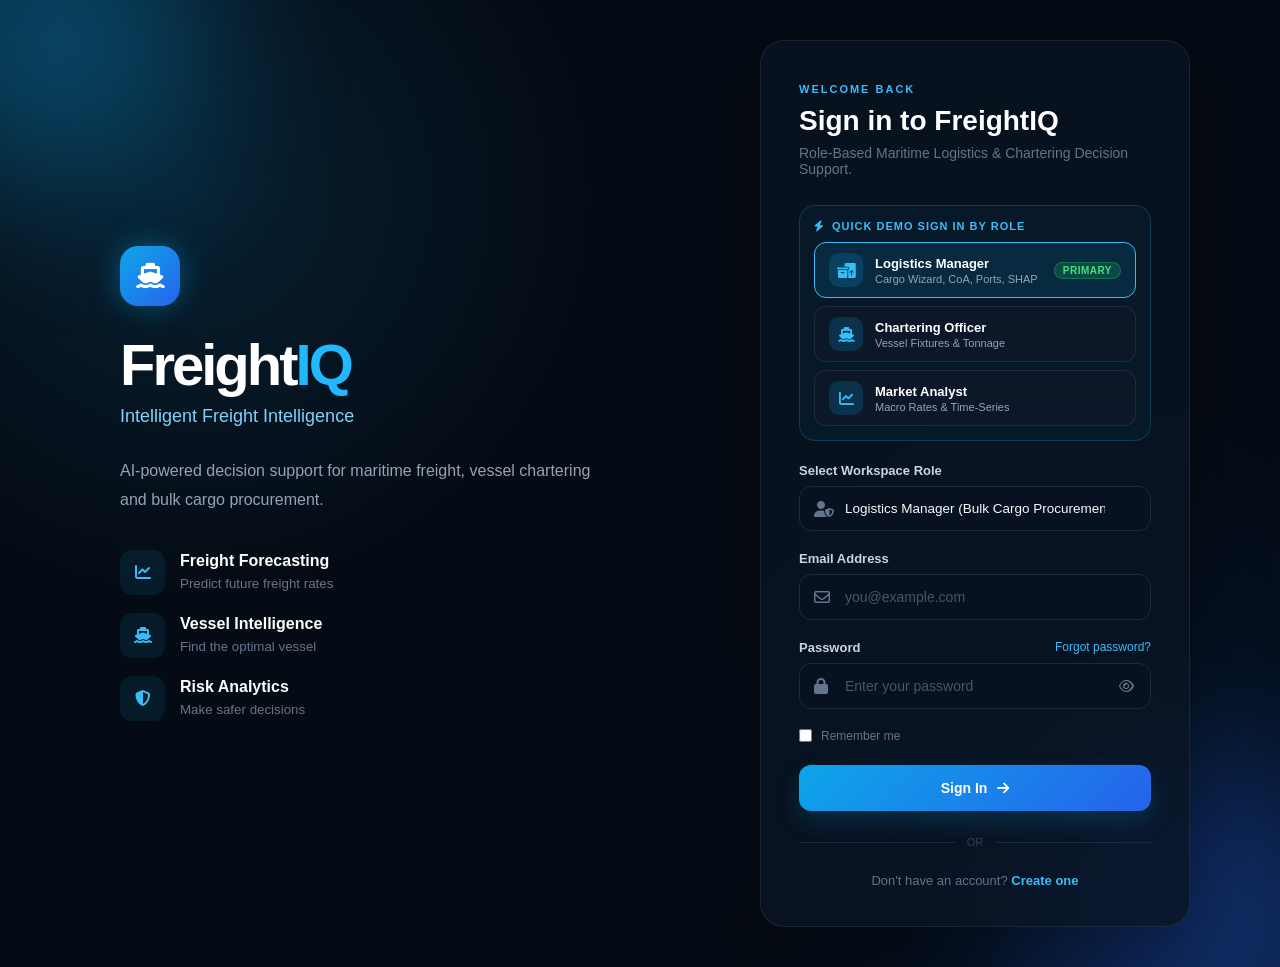
<file: frontend/login.html>
<!DOCTYPE html>
<html lang="en">

<head>

    <meta charset="UTF-8">

    <meta name="viewport"
          content="width=device-width, initial-scale=1.0">

    <title>FreightIQ | Login</title>

    <!-- Separate CSS -->
    <link rel="stylesheet" href="auth.css">

    <!-- Font Awesome -->
    <link rel="stylesheet"
          href="https://cdnjs.cloudflare.com/ajax/libs/font-awesome/6.5.2/css/all.min.css">

</head>

<body>

    <div class="auth-background">

        <div class="glow glow-one"></div>
        <div class="glow glow-two"></div>


        <div class="auth-container">


            <!-- LEFT BRAND SECTION -->

            <div class="auth-brand">

                <div class="logo">
                    <i class="fa-solid fa-ship"></i>
                </div>

                <h1>
                    Freight<span>IQ</span>
                </h1>

                <p class="tagline">
                    Intelligent Freight Intelligence
                </p>

                <p class="brand-description">
                    AI-powered decision support for maritime
                    freight, vessel chartering and bulk cargo
                    procurement.
                </p>


                <div class="features">

                    <div class="feature">

                        <i class="fa-solid fa-chart-line"></i>

                        <div>
                            <strong>
                                Freight Forecasting
                            </strong>

                            <small>
                                Predict future freight rates
                            </small>
                        </div>

                    </div>


                    <div class="feature">

                        <i class="fa-solid fa-ship"></i>

                        <div>
                            <strong>
                                Vessel Intelligence
                            </strong>

                            <small>
                                Find the optimal vessel
                            </small>
                        </div>

                    </div>


                    <div class="feature">

                        <i class="fa-solid fa-shield-halved"></i>

                        <div>
                            <strong>
                                Risk Analytics
                            </strong>

                            <small>
                                Make safer decisions
                            </small>
                        </div>

                    </div>

                </div>

            </div>


            <!-- LOGIN CARD -->

            <div class="auth-card">

                <div class="card-header">

                    <span class="small-label">
                        WELCOME BACK
                    </span>

                    <h2>
                        Sign in to FreightIQ
                    </h2>

                    <p>
                        Role-Based Maritime Logistics & Chartering Decision Support.
                    </p>

                </div>

                <!-- QUICK ROLE LOGIN FOR VIVA / EVALUATOR -->
                <div class="quick-role-section">
                    <span class="quick-role-label"><i class="fa-solid fa-bolt text-cyan"></i> QUICK DEMO SIGN IN BY ROLE</span>
                    <div class="quick-role-grid">
                        <button type="button" class="quick-role-card active" onclick="loginAsRole('Logistics Manager')">
                            <div class="quick-role-icon"><i class="fa-solid fa-boxes-packing"></i></div>
                            <div class="quick-role-text">
                                <strong>Logistics Manager</strong>
                                <small>Cargo Wizard, CoA, Ports, SHAP</small>
                            </div>
                            <span class="role-featured-pill">Primary</span>
                        </button>

                        <button type="button" class="quick-role-card" onclick="loginAsRole('Chartering Officer')">
                            <div class="quick-role-icon"><i class="fa-solid fa-ship"></i></div>
                            <div class="quick-role-text">
                                <strong>Chartering Officer</strong>
                                <small>Vessel Fixtures & Tonnage</small>
                            </div>
                        </button>

                        <button type="button" class="quick-role-card" onclick="loginAsRole('Market Analyst')">
                            <div class="quick-role-icon"><i class="fa-solid fa-chart-line"></i></div>
                            <div class="quick-role-text">
                                <strong>Market Analyst</strong>
                                <small>Macro Rates & Time-Series</small>
                            </div>
                        </button>
                    </div>
                </div>

                <form id="loginForm">

                    <!-- ROLE SELECTION -->
                    <div class="input-group">
                        <label for="loginRole">
                            Select Workspace Role
                        </label>
                        <div class="input-wrapper">
                            <i class="fa-solid fa-user-shield"></i>
                            <select id="loginRole" class="auth-select">
                                <option value="Logistics Manager" selected>Logistics Manager (Bulk Cargo Procurement)</option>
                                <option value="Chartering Officer">Chartering Officer (Fleet Operations)</option>
                                <option value="Market Analyst">Market Analyst (Time Series & Forecasting)</option>
                                <option value="Port Operations">Port Operations & Berth Authority</option>
                            </select>
                        </div>
                    </div>

                    <!-- EMAIL -->
                    <div class="input-group">

                        <label>
                            Email Address
                        </label>

                        <div class="input-wrapper">

                            <i class="fa-regular fa-envelope"></i>

                            <input
                                type="email"
                                id="loginEmail"
                                placeholder="you@example.com"
                                required
                            >

                        </div>

                    </div>


                    <!-- PASSWORD -->

                    <div class="input-group">

                        <div class="label-row">

                            <label>
                                Password
                            </label>

                            <a href="#" class="forgot">
                                Forgot password?
                            </a>

                        </div>


                        <div class="input-wrapper">

                            <i class="fa-solid fa-lock"></i>

                            <input
                                type="password"
                                id="loginPassword"
                                placeholder="Enter your password"
                                required
                            >

                            <button
                                type="button"
                                class="password-toggle"
                                onclick="togglePassword(
                                    'loginPassword',
                                    this
                                )"
                            >

                                <i class="fa-regular fa-eye"></i>

                            </button>

                        </div>

                    </div>


                    <!-- REMEMBER -->

                    <label class="remember">

                        <input type="checkbox">

                        <span>
                            Remember me
                        </span>

                    </label>


                    <!-- LOGIN BUTTON -->

                    <button
                        type="submit"
                        class="auth-button"
                    >

                        <span>
                            Sign In
                        </span>

                        <i class="fa-solid fa-arrow-right"></i>

                    </button>

                </form>


                <div class="divider">
                    <span>OR</span>
                </div>


                <!-- SIGNUP LINK -->

                <div class="signup-link">

                    Don't have an account?

                    <a href="signup.html">
                        Create one
                    </a>

                </div>

            </div>

        </div>

    </div>


    <!-- Separate JavaScript -->
    <script src="auth.js"></script>

</body>

</html>
</file>
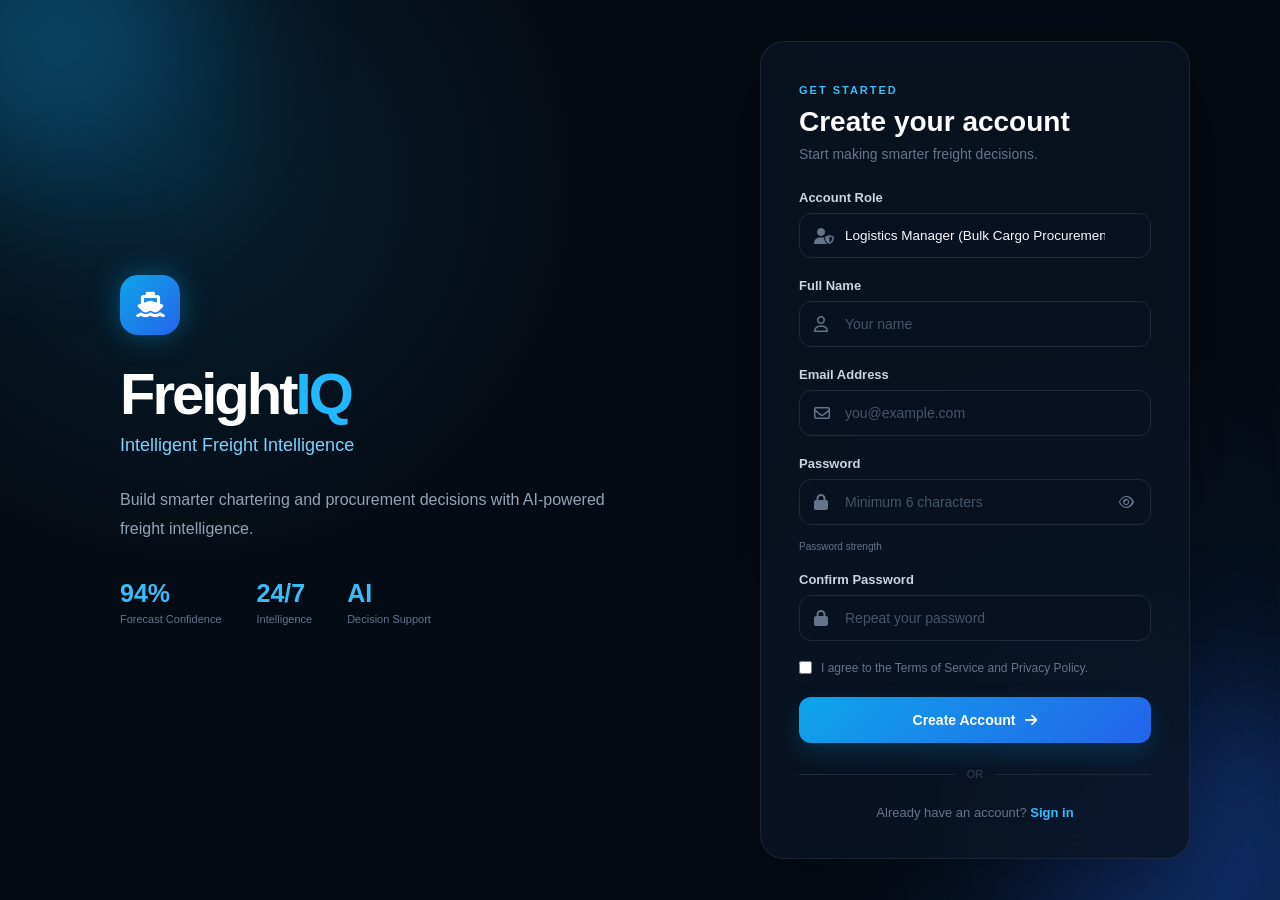
<file: frontend/signup.html>
<!DOCTYPE html>
<html lang="en">

<head>

    <meta charset="UTF-8">

    <meta name="viewport"
          content="width=device-width, initial-scale=1.0">

    <title>FreightIQ | Create Account</title>

    <!-- Separate CSS -->
    <link rel="stylesheet" href="auth.css">

    <!-- Font Awesome -->
    <link rel="stylesheet"
          href="https://cdnjs.cloudflare.com/ajax/libs/font-awesome/6.5.2/css/all.min.css">

</head>

<body>

    <div class="auth-background">

        <div class="glow glow-one"></div>
        <div class="glow glow-two"></div>


        <div class="auth-container">


            <!-- BRAND SECTION -->

            <div class="auth-brand">

                <div class="logo">
                    <i class="fa-solid fa-ship"></i>
                </div>

                <h1>
                    Freight<span>IQ</span>
                </h1>

                <p class="tagline">
                    Intelligent Freight Intelligence
                </p>

                <p class="brand-description">

                    Build smarter chartering and procurement
                    decisions with AI-powered freight intelligence.

                </p>


                <div class="stats-preview">

                    <div>

                        <strong>
                            94%
                        </strong>

                        <span>
                            Forecast Confidence
                        </span>

                    </div>


                    <div>

                        <strong>
                            24/7
                        </strong>

                        <span>
                            Intelligence
                        </span>

                    </div>


                    <div>

                        <strong>
                            AI
                        </strong>

                        <span>
                            Decision Support
                        </span>

                    </div>

                </div>

            </div>


            <!-- SIGNUP CARD -->

            <div class="auth-card signup-card">


                <div class="card-header">

                    <span class="small-label">
                        GET STARTED
                    </span>

                    <h2>
                        Create your account
                    </h2>

                    <p>
                        Start making smarter freight decisions.
                    </p>

                </div>


                <form id="signupForm">


                    <!-- NAME -->

                    <!-- ROLE -->
                    <div class="input-group">
                        <label for="signupRole">
                            Account Role
                        </label>
                        <div class="input-wrapper">
                            <i class="fa-solid fa-user-shield"></i>
                            <select id="signupRole" class="auth-select">
                                <option value="Logistics Manager" selected>Logistics Manager (Bulk Cargo Procurement)</option>
                                <option value="Chartering Officer">Chartering Officer (Fleet Operations)</option>
                                <option value="Market Analyst">Market Analyst (Time Series & Forecasting)</option>
                                <option value="Port Operations">Port Operations & Berth Authority</option>
                            </select>
                        </div>
                    </div>

                    <div class="input-group">

                        <label>
                            Full Name
                        </label>

                        <div class="input-wrapper">

                            <i class="fa-regular fa-user"></i>

                            <input
                                type="text"
                                id="name"
                                placeholder="Your name"
                                required
                            >

                        </div>

                    </div>


                    <!-- EMAIL -->

                    <div class="input-group">

                        <label>
                            Email Address
                        </label>

                        <div class="input-wrapper">

                            <i class="fa-regular fa-envelope"></i>

                            <input
                                type="email"
                                id="email"
                                placeholder="you@example.com"
                                required
                            >

                        </div>

                    </div>


                    <!-- PASSWORD -->

                    <div class="input-group">

                        <label>
                            Password
                        </label>

                        <div class="input-wrapper">

                            <i class="fa-solid fa-lock"></i>

                            <input
                                type="password"
                                id="signupPassword"
                                placeholder="Minimum 6 characters"
                                required
                            >

                            <button
                                type="button"
                                class="password-toggle"
                                onclick="togglePassword(
                                    'signupPassword',
                                    this
                                )"
                            >

                                <i class="fa-regular fa-eye"></i>

                            </button>

                        </div>


                        <!-- PASSWORD STRENGTH -->

                        <div class="password-strength">

                            <div class="strength-bar"></div>

                            <span id="strengthText">
                                Password strength
                            </span>

                        </div>

                    </div>


                    <!-- CONFIRM PASSWORD -->

                    <div class="input-group">

                        <label>
                            Confirm Password
                        </label>

                        <div class="input-wrapper">

                            <i class="fa-solid fa-lock"></i>

                            <input
                                type="password"
                                id="confirmPassword"
                                placeholder="Repeat your password"
                                required
                            >

                        </div>

                    </div>


                    <!-- TERMS -->

                    <label class="terms">

                        <input
                            type="checkbox"
                            required
                        >

                        <span>
                            I agree to the Terms of Service
                            and Privacy Policy.
                        </span>

                    </label>


                    <!-- SIGNUP BUTTON -->

                    <button
                        type="submit"
                        class="auth-button"
                    >

                        <span>
                            Create Account
                        </span>

                        <i class="fa-solid fa-arrow-right"></i>

                    </button>

                </form>


                <div class="divider">
                    <span>OR</span>
                </div>


                <!-- LOGIN LINK -->

                <div class="signup-link">

                    Already have an account?

                    <a href="login.html">
                        Sign in
                    </a>

                </div>

            </div>

        </div>

    </div>


    <!-- Separate JavaScript -->
    <script src="auth.js"></script>

</body>

</html>
</file>
<file: frontend/auth.css>
/* =========================================
   RESET
========================================= */

* {
    margin: 0;
    padding: 0;
    box-sizing: border-box;
}


body {

    font-family: Arial, sans-serif;

    background: #050b14;

    color: #ffffff;

    min-height: 100vh;

}


/* =========================================
   BACKGROUND
========================================= */

.auth-background {

    min-height: 100vh;

    display: flex;

    align-items: center;

    justify-content: center;

    padding: 40px 20px;

    position: relative;

    overflow: hidden;

    background:
        radial-gradient(
            circle at 15% 20%,
            rgba(20, 184, 255, 0.12),
            transparent 30%
        ),
        radial-gradient(
            circle at 85% 80%,
            rgba(0, 120, 255, 0.10),
            transparent 30%
        ),
        #050b14;

}


/* =========================================
   ANIMATED GLOW
========================================= */

.glow {

    position: absolute;

    border-radius: 50%;

    filter: blur(80px);

    opacity: 0.35;

    animation:
        floatGlow 7s ease-in-out infinite alternate;

}


.glow-one {

    width: 300px;

    height: 300px;

    background: #0ea5e9;

    top: -120px;

    left: -100px;

}


.glow-two {

    width: 350px;

    height: 350px;

    background: #2563eb;

    bottom: -150px;

    right: -100px;

    animation-delay: 2s;

}


@keyframes floatGlow {

    from {

        transform:
            translate(0, 0)
            scale(1);

    }

    to {

        transform:
            translate(30px, -20px)
            scale(1.15);

    }

}


/* =========================================
   MAIN CONTAINER
========================================= */

.auth-container {

    width: 1100px;

    max-width: 100%;

    display: grid;

    grid-template-columns:
        1fr 430px;

    gap: 80px;

    align-items: center;

    position: relative;

    z-index: 2;

}


/* =========================================
   BRAND
========================================= */

.auth-brand {

    padding: 30px;

}


.logo {

    width: 60px;

    height: 60px;

    border-radius: 18px;

    display: flex;

    align-items: center;

    justify-content: center;

    background:
        linear-gradient(
            135deg,
            #0ea5e9,
            #2563eb
        );

    box-shadow:
        0 0 30px
        rgba(14, 165, 233, 0.4);

    font-size: 25px;

    margin-bottom: 25px;

    transition: 0.3s;

}


.logo:hover {

    transform:
        rotate(-5deg)
        scale(1.12);

}


.auth-brand h1 {

    font-size: 58px;

    letter-spacing: -3px;

    margin-bottom: 8px;

}


.auth-brand h1 span {

    color: #22b8ff;

}


.tagline {

    color: #7dd3fc;

    font-size: 18px;

    margin-bottom: 30px;

}


.brand-description {

    max-width: 500px;

    color: #94a3b8;

    line-height: 1.8;

    font-size: 16px;

    margin-bottom: 35px;

}


/* =========================================
   FEATURES
========================================= */

.features {

    display: flex;

    flex-direction: column;

    gap: 18px;

}


.feature {

    display: flex;

    align-items: center;

    gap: 15px;

    transition: 0.3s;

}


.feature:hover {

    transform:
        translateX(8px)
        scale(1.02);

}


.feature > i {

    width: 45px;

    height: 45px;

    display: flex;

    align-items: center;

    justify-content: center;

    border-radius: 12px;

    background:
        rgba(14, 165, 233, 0.10);

    color: #38bdf8;

    transition: 0.3s;

}


.feature:hover > i {

    background:
        rgba(14, 165, 233, 0.20);

    transform: scale(1.1);

}


.feature strong {

    display: block;

    margin-bottom: 4px;

}


.feature small {

    color: #64748b;

}


/* =========================================
   AUTH CARD
========================================= */

.auth-card {

    background:
        rgba(10, 20, 35, 0.82);

    border:
        1px solid
        rgba(148, 163, 184, 0.13);

    border-radius: 24px;

    padding: 38px;

    backdrop-filter: blur(20px);

    box-shadow:
        0 30px 80px
        rgba(0, 0, 0, 0.4);

    transition: 0.4s;

}


.auth-card:hover {

    transform:
        translateY(-5px);

    border-color:
        rgba(56, 189, 248, 0.3);

    box-shadow:
        0 35px 90px
        rgba(0, 0, 0, 0.5),
        0 0 40px
        rgba(14, 165, 233, 0.08);

}


/* =========================================
   HEADER
========================================= */

.card-header {

    margin-bottom: 28px;

}


.small-label {

    color: #38bdf8;

    font-size: 11px;

    font-weight: bold;

    letter-spacing: 2px;

}


.card-header h2 {

    font-size: 28px;

    margin-top: 8px;

    margin-bottom: 8px;

}


.card-header p {

    color: #64748b;

    font-size: 14px;

}


/* =========================================
   INPUTS
========================================= */

.input-group {

    margin-bottom: 20px;

}


.input-group label {

    display: block;

    font-size: 13px;

    font-weight: 600;

    margin-bottom: 8px;

    color: #cbd5e1;

}


.label-row {

    display: flex;

    justify-content: space-between;

}


.forgot {

    color: #38bdf8;

    font-size: 12px;

    text-decoration: none;

}


.forgot:hover {

    text-decoration: underline;

}


.input-wrapper {

    position: relative;

}


.input-wrapper > i {

    position: absolute;

    left: 15px;

    top: 50%;

    transform:
        translateY(-50%);

    color: #64748b;

    transition: 0.3s;

}


.input-wrapper input {

    width: 100%;

    padding:
        14px
        45px;

    border-radius: 12px;

    border:
        1px solid
        #1e293b;

    background: #07111f;

    color: white;

    outline: none;

    font-size: 14px;

    transition: 0.3s;

}


.input-wrapper input:hover {

    border-color:
        #334155;

}


.input-wrapper input:focus {

    border-color: #0ea5e9;

    box-shadow:
        0 0 0 3px
        rgba(14, 165, 233, 0.08);

}


.input-wrapper input:focus + .password-toggle {

    color: #38bdf8;

}


.input-wrapper input::placeholder {

    color: #475569;

}


/* =========================================
   PASSWORD BUTTON
========================================= */

.password-toggle {

    position: absolute;

    right: 12px;

    top: 50%;

    transform:
        translateY(-50%);

    background: transparent;

    border: none;

    color: #64748b;

    cursor: pointer;

    padding: 5px;

    transition: 0.3s;

}


.password-toggle:hover {

    color: #38bdf8;

}


/* =========================================
   CHECKBOX
========================================= */

.remember,
.terms {

    display: flex;

    align-items: flex-start;

    gap: 9px;

    color: #64748b;

    font-size: 12px;

    margin-bottom: 22px;

}


.remember input,
.terms input {

    accent-color: #0ea5e9;

}


/* =========================================
   BUTTON
========================================= */

.auth-button {

    width: 100%;

    border: none;

    border-radius: 12px;

    padding: 15px;

    background:
        linear-gradient(
            135deg,
            #0ea5e9,
            #2563eb
        );

    color: white;

    font-weight: bold;

    font-size: 14px;

    cursor: pointer;

    display: flex;

    justify-content: center;

    align-items: center;

    gap: 10px;

    transition: 0.3s;

    box-shadow:
        0 10px 25px
        rgba(14, 165, 233, 0.18);

}


.auth-button:hover {

    transform:
        translateY(-3px)
        scale(1.01);

    box-shadow:
        0 15px 35px
        rgba(14, 165, 233, 0.3);

}


.auth-button:active {

    transform:
        scale(0.98);

}


.auth-button:disabled {

    opacity: 0.7;

    cursor: not-allowed;

}


/* =========================================
   DIVIDER
========================================= */

.divider {

    display: flex;

    align-items: center;

    gap: 12px;

    color: #334155;

    font-size: 11px;

    margin: 25px 0;

}


.divider::before,
.divider::after {

    content: "";

    height: 1px;

    flex: 1;

    background: #1e293b;

}


/* =========================================
   SIGNUP LINK
========================================= */

.signup-link {

    text-align: center;

    color: #64748b;

    font-size: 13px;

}


.signup-link a {

    color: #38bdf8;

    text-decoration: none;

    font-weight: bold;

}


.signup-link a:hover {

    text-decoration: underline;

}


/* =========================================
   PASSWORD STRENGTH
========================================= */

.password-strength {

    margin-top: 8px;

}


.strength-bar {

    height: 3px;

    width: 0%;

    border-radius: 10px;

    background: #ef4444;

    transition: 0.3s;

}


.password-strength span {

    display: block;

    margin-top: 5px;

    font-size: 10px;

    color: #64748b;

}


/* =========================================
   STATS
========================================= */

.stats-preview {

    display: flex;

    gap: 35px;

    margin-top: 30px;

}


.stats-preview strong {

    display: block;

    font-size: 25px;

    color: #38bdf8;

}


.stats-preview span {

    display: block;

    color: #64748b;

    font-size: 11px;

    margin-top: 5px;

}


/* =========================================
   MOBILE
========================================= */

@media (max-width: 850px) {

    .auth-container {

        grid-template-columns: 1fr;

        gap: 20px;

        max-width: 500px;

    }


    .auth-brand {

        text-align: center;

        padding: 10px;

    }


    .auth-brand h1 {

        font-size: 45px;

    }


    .features {

        display: none;

    }


    .brand-description {

        margin-left: auto;

        margin-right: auto;

    }


    .logo {

        margin-left: auto;

        margin-right: auto;

    }

}


@media (max-width: 500px) {

    .auth-background {

        padding: 20px 12px;

    }


    .auth-card {

        padding: 25px 20px;

    }


    .auth-brand h1 {

        font-size: 38px;

    }


    .stats-preview {

        justify-content: center;

        gap: 20px;

    }

}

/* =========================================
   ROLE-BASED DEMO LOGIN STYLING
========================================= */

.quick-role-section {
    margin-bottom: 22px;
    padding: 14px;
    background: rgba(14, 165, 233, 0.05);
    border: 1px solid rgba(56, 189, 248, 0.2);
    border-radius: 16px;
}

.quick-role-label {
    display: flex;
    align-items: center;
    gap: 7px;
    font-size: 11px;
    font-weight: 700;
    color: #38bdf8;
    letter-spacing: 1px;
    margin-bottom: 10px;
    text-transform: uppercase;
}

.quick-role-grid {
    display: flex;
    flex-direction: column;
    gap: 8px;
}

.quick-role-card {
    display: flex;
    align-items: center;
    gap: 12px;
    padding: 10px 14px;
    background: rgba(15, 23, 42, 0.75);
    border: 1px solid rgba(148, 163, 184, 0.15);
    border-radius: 12px;
    color: #f8fafc;
    cursor: pointer;
    text-align: left;
    transition: all 0.25s cubic-bezier(0.4, 0, 0.2, 1);
    position: relative;
    width: 100%;
}

.quick-role-card:hover {
    background: rgba(14, 165, 233, 0.15);
    border-color: rgba(56, 189, 248, 0.45);
    transform: translateY(-2px);
    box-shadow: 0 4px 14px rgba(14, 165, 233, 0.2);
}

.quick-role-card.active {
    border-color: #38bdf8;
    background: rgba(14, 165, 233, 0.12);
}

.quick-role-icon {
    width: 34px;
    height: 34px;
    border-radius: 10px;
    background: rgba(14, 165, 233, 0.18);
    color: #38bdf8;
    display: flex;
    align-items: center;
    justify-content: center;
    font-size: 15px;
    flex-shrink: 0;
}

.quick-role-text {
    flex: 1;
    display: flex;
    flex-direction: column;
}

.quick-role-text strong {
    font-size: 13px;
    font-weight: 600;
    color: #ffffff;
}

.quick-role-text small {
    font-size: 11px;
    color: #94a3b8;
    margin-top: 2px;
}

.role-featured-pill {
    padding: 2px 8px;
    border-radius: 999px;
    background: rgba(34, 197, 94, 0.2);
    color: #4ade80;
    border: 1px solid rgba(34, 197, 94, 0.35);
    font-size: 10px;
    font-weight: 700;
    text-transform: uppercase;
    letter-spacing: 0.5px;
}

.auth-select {
    width: 100%;
    padding: 14px 45px;
    border-radius: 12px;
    border: 1px solid #1e293b;
    background: #07111f;
    color: #f8fafc;
    outline: none;
    font-size: 13.5px;
    font-weight: 500;
    transition: 0.3s;
    appearance: none;
    cursor: pointer;
}

.auth-select:hover {
    border-color: #334155;
}

.auth-select:focus {
    border-color: #0ea5e9;
    box-shadow: 0 0 0 3px rgba(14, 165, 233, 0.08);
}

.auth-select option {
    background: #0b1329;
    color: #f8fafc;
}

.signup-card {
    max-width: 540px;
}
</file>
